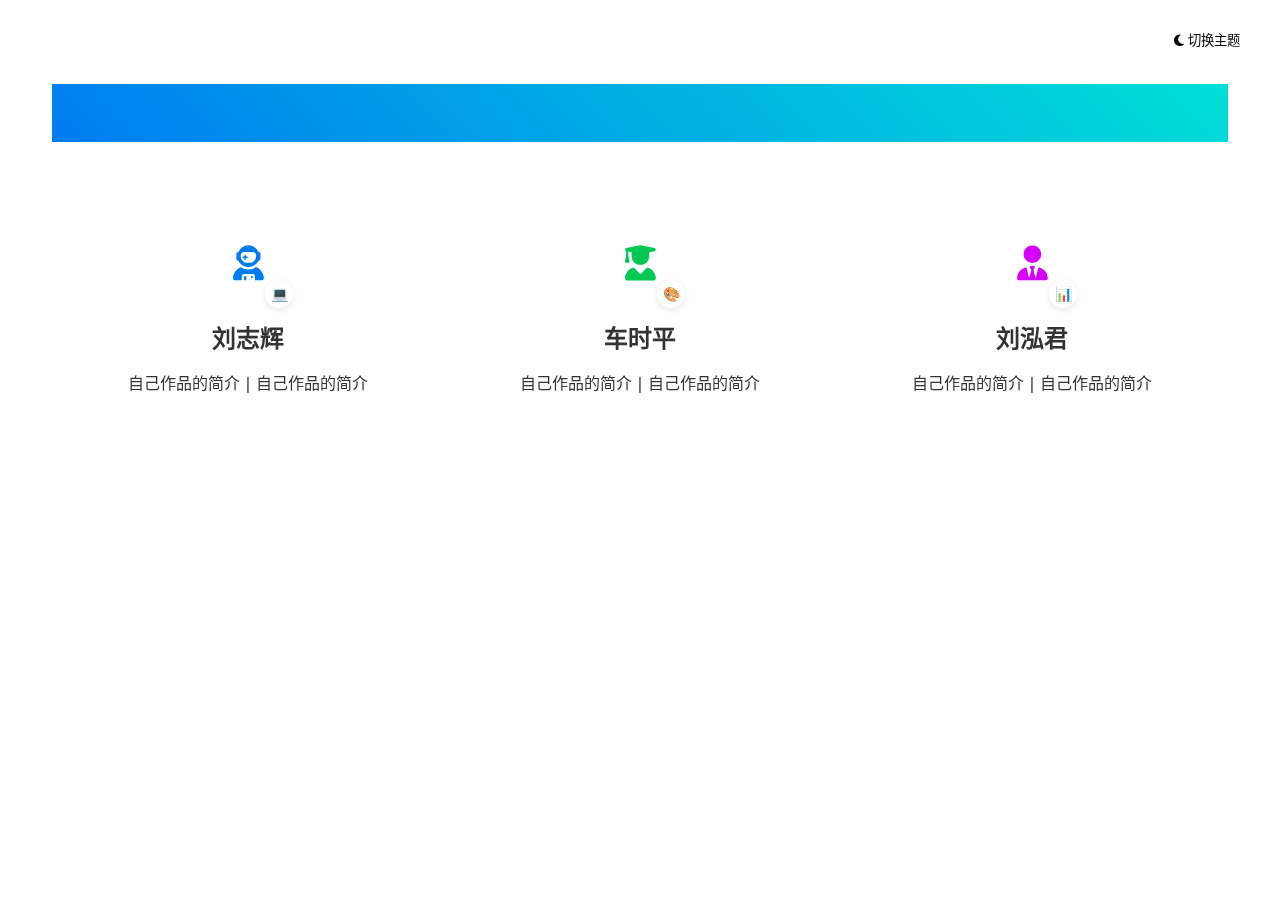
<file: index.html>
<!DOCTYPE html>
<html lang="zh-CN">
<head>
    <meta charset="UTF-8">
    <meta name="viewport" content="width=device-width, initial-scale=1.0">
    <title>答辩作品</title>
    <link rel="stylesheet" href="https://cdnjs.cloudflare.com/ajax/libs/font-awesome/6.4.0/css/all.min.css">
    <link rel="stylesheet" href="css/style.css">
</head>
<body>
    <div class="container">
        <h1 class="title">第六小组答辩作品展</h1>
        <div class="cards-grid" id="cardsContainer"></div>
    </div>

    <script src="js/app.js"></script>
</body>
</html>
</file>
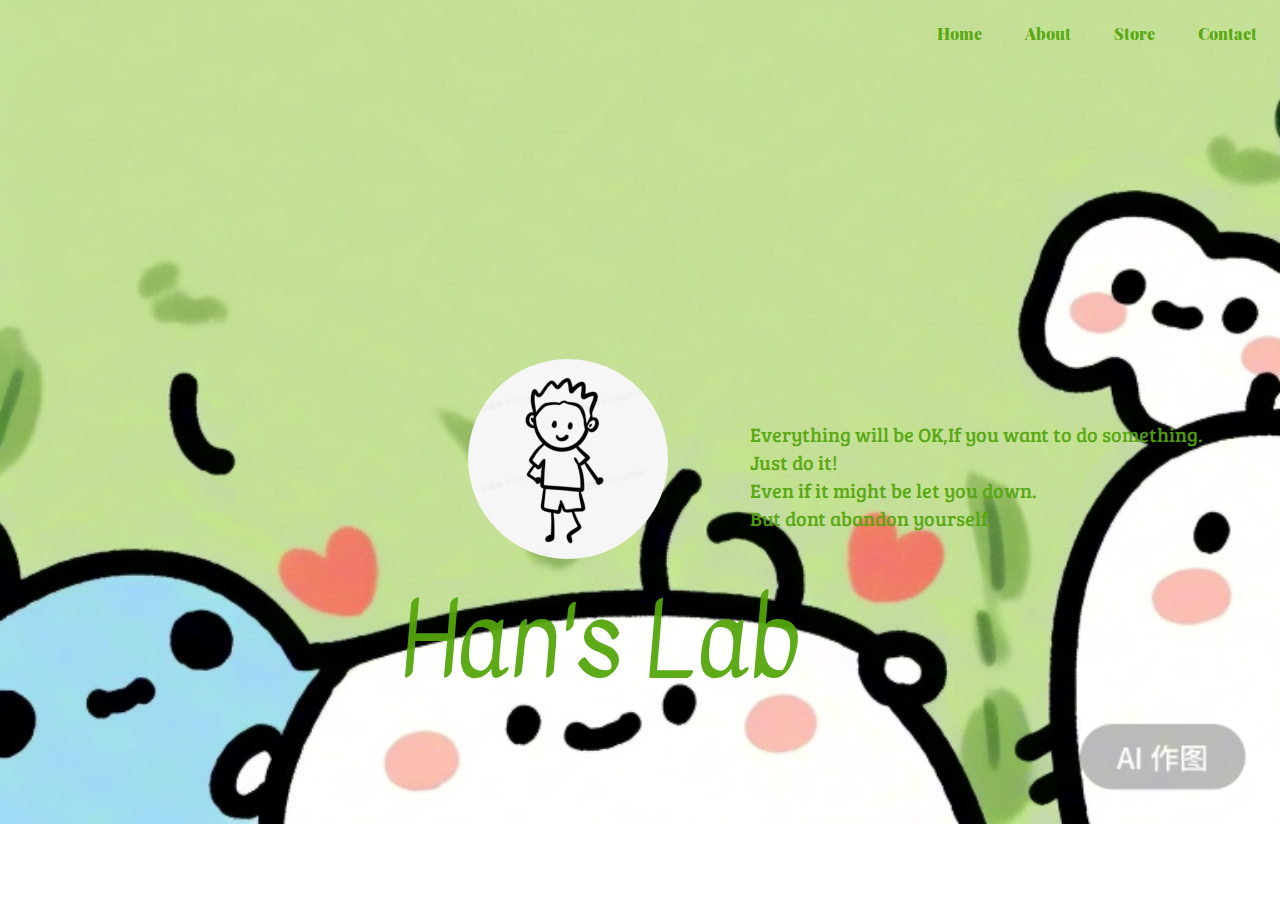
<file: html/02_lhj/index.html>
<!DOCTYPE html>
<html lang="en">
<head>
    <meta charset="UTF-8">
    <meta name="viewport" content="width=device-width, initial-scale=1.0">
    <title> 刘泓君的答辩</title>
    <link rel="stylesheet" href="/css/02_lhj.css">
</head>
<body>
        <header>
            <ul>
                <li><a href="#">Home</a></li>
            </ul>
            <ul>
                <li><a href="/html/03_lzh/index.html">About</a></li>
            </ul>
            <ul>
                <li><a href="#">Store</a></li>
            </ul>
            <ul>
                <li><a href="#">Contact</a></li>
            </ul>
            <!-- <ul>
                <li><a href="#">Login</a></li>
            </ul>
            <ul><li><a href="#">Register</a></li></ul> -->
            <!-- <ul><li><img src="./生成 Logo.png" width="30px" height="30px"></li></ul> -->
        </header>
    <!-- <div id="login">
        <ul><li><a><img src="#"></a></li></ul>
        <ul><li><a><img src="#"></a></li></ul>
        <ul><li><a><img src="#"></a></li></ul>
        <ul><li><a><img src="#"></a></li></ul> -->
        <!-- 四个登陆方式右上角 -->
    </div>       
        </header>
    <div id="container">
    <p>Everything will be OK,If you want to do something.<br>Just do it!<br>Even if it might be let you down.
        <br> But dont abandon yourself.</p>
            <h1>Han's Lab</h1>
        <div class="parent"><img src="/images/小人简笔画.jpg" alt="" class="absolute-img" width="300px"></div>
    </div>
</body>
</html>
</file>
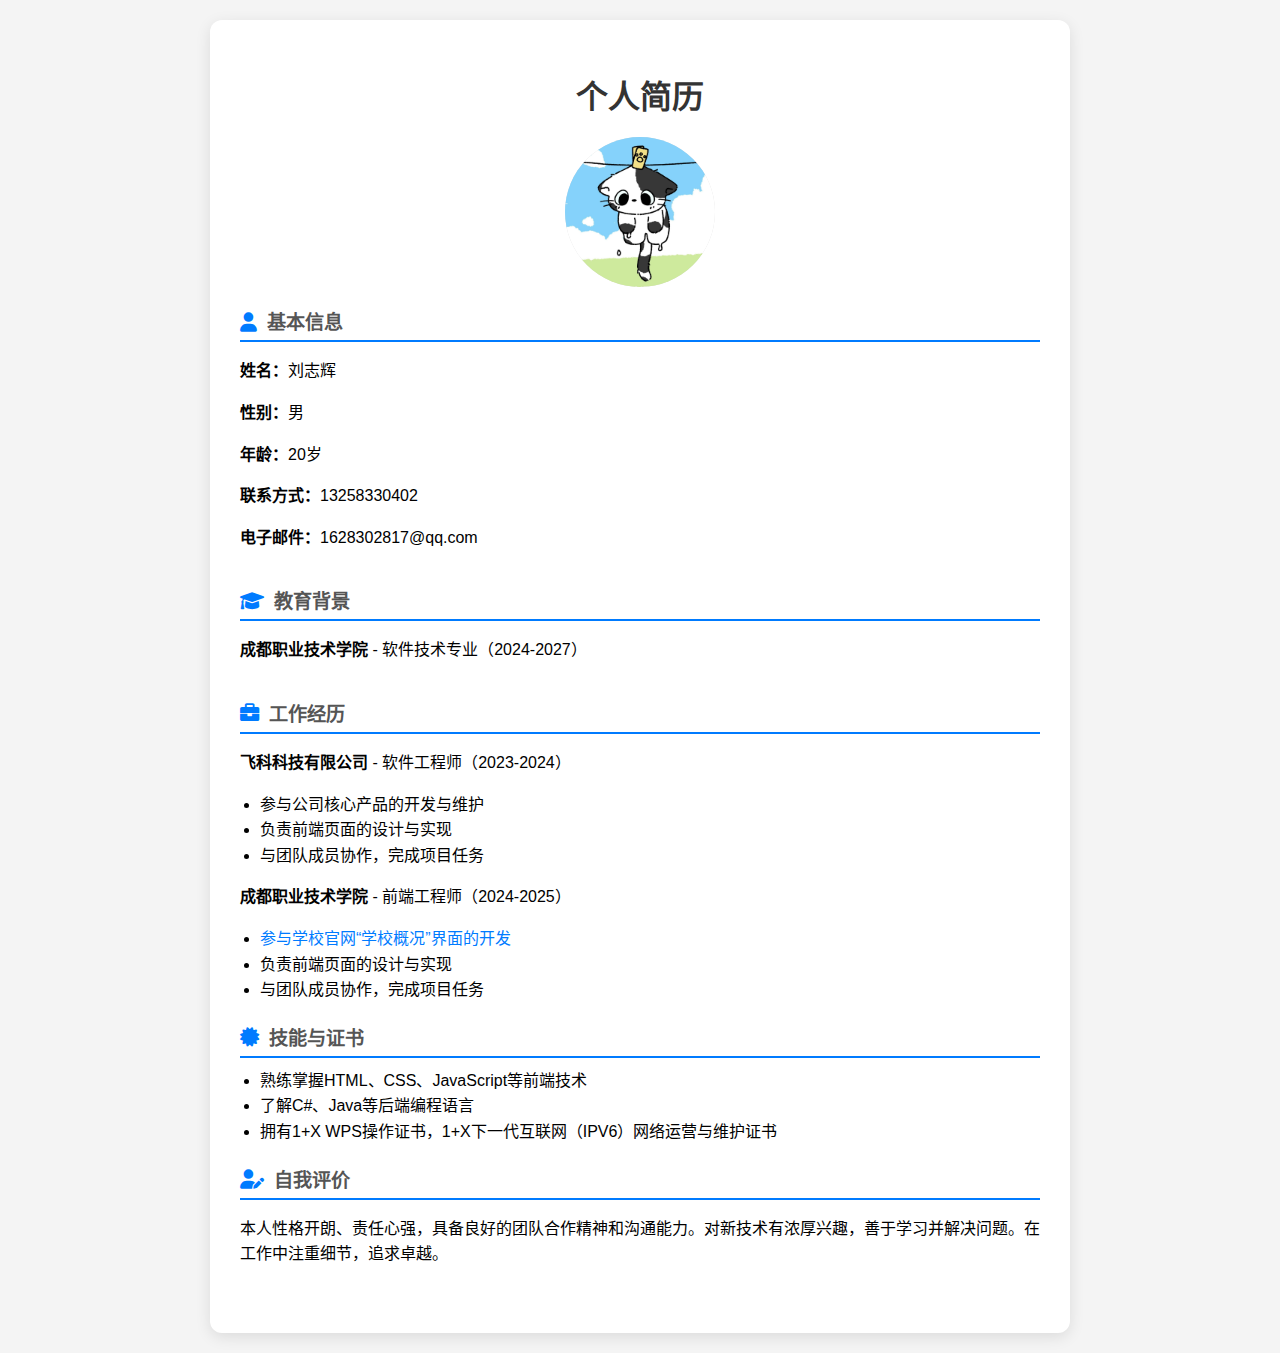
<file: html/03_lzh/index.html>
<!DOCTYPE html>
<html lang="zh-CN">
<head>
    <meta charset="UTF-8">
    <meta name="viewport" content="width=device-width, initial-scale=1.0">
    <title>个人简历</title>
    <!-- 引入 Font Awesome 图标库 -->
    <link rel="stylesheet" href="https://cdnjs.cloudflare.com/ajax/libs/font-awesome/6.0.0-beta3/css/all.min.css">
    <link rel="stylesheet" href="/css/03_lzh.css">
</head>
<body>
    <div class="resume-container">
        <h1>个人简历</h1>
        
        <div class="photo-container">
            <div class="photo-placeholder">
                <img src="/images/10033.png" alt="个人照片" class="profile-photo">
            </div>
        </div>
        
        <div class="section">
            <div class="section-title"><i class="fas fa-user"></i>基本信息</div>
            <div class="section-content">
                <p><strong>姓名：</strong>刘志辉</p>
                <p><strong>性别：</strong>男</p>
                <p><strong>年龄：</strong>20岁</p>
                <p><strong>联系方式：</strong>13258330402</p>
                <p><strong>电子邮件：</strong>1628302817@qq.com</p>
            </div>
        </div>
        
        <div class="section">
            <div class="section-title"><i class="fas fa-graduation-cap"></i>教育背景</div>
            <div class="section-content">
                <p><strong>成都职业技术学院</strong> - 软件技术专业（2024-2027）</p>
            </div>
        </div>
        
        <div class="section">
            <div class="section-title"><i class="fas fa-briefcase"></i>工作经历</div>
            <div class="section-content">
                <p><strong>飞科科技有限公司</strong> - 软件工程师（2023-2024）</p>
                <ul>
                    <li>参与公司核心产品的开发与维护</li>
                    <li>负责前端页面的设计与实现</li>
                    <li>与团队成员协作，完成项目任务</li>
                </ul>
            </div>
            <div class="section-content">
                <p><strong>成都职业技术学院</strong> - 前端工程师（2024-2025）</p>
                <ul>
                    <li><a href="../01_csp/index.html" target="_blank">参与学校官网“学校概况”界面的开发</a></li>
                    <li>负责前端页面的设计与实现</li>
                    <li>与团队成员协作，完成项目任务</li>
                </ul>
            </div>
        </div>
        
        <div class="section">
            <div class="section-title"><i class="fas fa-certificate"></i>技能与证书</div>
            <div class="section-content">
                <ul>
                    <li>熟练掌握HTML、CSS、JavaScript等前端技术</li>
                    <li>了解C#、Java等后端编程语言</li>
                    <li>拥有1+X WPS操作证书，1+X下一代互联网（IPV6）网络运营与维护证书</li>
                </ul>
            </div>
        </div>
        
        <div class="section">
            <div class="section-title"><i class="fas fa-user-edit"></i>自我评价</div>
            <div class="section-content">
                <p>本人性格开朗、责任心强，具备良好的团队合作精神和沟通能力。对新技术有浓厚兴趣，善于学习并解决问题。在工作中注重细节，追求卓越。</p>
            </div>
        </div>
    </div>
</body>
</html>
</file>
<file: css/style.css>
/* 基础样式重置 */
* {
    margin: 0;
    padding: 0;
    box-sizing: border-box;
    font-family: system-ui, -apple-system, sans-serif;
}

/* 颜色变量 */
:root {
    --primary: #007CF0;
    --secondary: #00DFD8;
    --text-light: #333;
    --text-dark: #fff;
    --bg-light: #fff;
    --bg-dark: #1a1a1a;
    --card-bg-light: rgba(255, 255, 255, 0.9);
    --card-bg-dark: rgba(255, 255, 255, 0.1);
}

/* 整体布局 */
body {
    background: var(--bg-light);
    color: var(--text-light);
    transition: all 0.3s ease;
    min-height: 100vh;
    padding: 20px;
}

body.dark {
    background: var(--bg-dark);
    color: var(--text-dark);
}

.container {
    max-width: 1600px;
    margin: 0 auto;
    padding: 2rem;
}

/* 标题样式 */
.title {
    text-align: center;
    font-size: 2.5rem;
    margin: 2rem 0;
    background: linear-gradient(45deg, var(--primary), var(--secondary));
    /* -webkit-background-clip: text; */
    -webkit-text-fill-color: transparent;
    animation: fadeIn 1s ease-out;
}

/* 卡片网格布局 */
.cards-grid {
    display: grid;
    gap: 2rem;
    grid-template-columns: repeat(auto-fit, minmax(300px, 1fr));
    padding: 1rem;
}

/* 卡片设计 */
.card {
    background: var(--card-bg-light);
    border-radius: 20px;
    padding: 2rem;
    backdrop-filter: blur(10px);
    border: 1px solid rgba(255, 255, 255, 0.1);
    transition: all 0.3s ease;
    cursor: pointer;
    text-decoration: none;
    color: inherit;
}

body.dark .card {
    background: var(--card-bg-dark);
}

.card:hover {
    transform: translateY(-5px);
    box-shadow: 0 10px 20px rgba(0, 0, 0, 0.1);
}

/* 卡片内容布局 */
.card-content {
    display: flex;
    flex-direction: column;
    align-items: center;
    gap: 1rem;
}

.card-link {
    text-decoration: none;
    color: inherit;
    transition: color 0.3s ease;
    display: flex;
    flex-direction: column;
    align-items: center;
    gap: 1rem;
}

.icon {
    width: 60px;
    height: 60px;
    display: flex;
    justify-content: center;
    align-items: center;
}

.icon i {
    font-size: 2.5rem;
    transition: transform 0.3s ease;
}

.card:hover .icon i {
    transform: scale(1.1);
}

/* 动画效果 */
@keyframes fadeIn {
    from { opacity: 0; transform: translateY(20px); }
    to { opacity: 1; transform: translateY(0); }
}

@keyframes pulse {
    0%, 100% { 
        transform: scale(1);
        opacity: 0.8;
    }
    50% { 
        transform: scale(1.15);
        opacity: 1;
    }
}

/* 主题切换按钮 */
.theme-toggle {
    position: fixed;
    top: 20px;
    right: 20px;
    padding: 10px 20px;
    border: none;
    border-radius: 25px;
    background: var(--card-bg-light);
    cursor: pointer;
    transition: all 0.3s ease;
    backdrop-filter: blur(5px);
}

body.dark .theme-toggle {
    background: var(--card-bg-dark);
    color: var(--text-dark);
}

/* 响应式设计 */
@media (max-width: 768px) {
    .container {
        padding: 1rem;
    }
    
    .title {
        font-size: 2rem;
    }
    
    .cards-grid {
        grid-template-columns: 1fr;
    }
    
    .icon i {
        font-size: 2rem;
    }
}

/* 新增图标容器样式 */
.icon-wrapper {
    position: relative;
    width: 80px;
    height: 80px;
}

.icon {
    width: 100%;
    height: 100%;
    display: flex;
    align-items: center;
    justify-content: center;
    background: rgba(255,255,255,0.1);
    border-radius: 50%;
    transition: all 0.3s ease;
}

.icon i {
    font-size: 2.2rem;
    color: var(--icon-color);
}

/* 角标样式 */
.icon-badge {
    position: absolute;
    right: -5px;
    bottom: -5px;
    width: 28px;
    height: 28px;
    background: white;
    border-radius: 50%;
    display: flex;
    align-items: center;
    justify-content: center;
    font-size: 14px;
    box-shadow: 0 2px 6px rgba(0,0,0,0.1);
    z-index: 2;
}

.dark .icon-badge {
    background: var(--bg-dark);
    border: 1px solid rgba(255,255,255,0.1);
}

/* 新增悬浮效果 */
.card:hover .icon {
    transform: rotate(15deg) scale(1.1);
    background: rgba(255,255,255,0.2);
}
</file>
<file: css/02_lhj.css>
@font-face {
    font-family: 'Playfair';
    src: url(/fonts/Playfair-display.ttf);
    font-weight: bold;
    font-style: normal;
}
@font-face {
    font-family: 'Bree Serif';
    src: url(/fonts/BreeSerif-Regular-2.ttf);
    font-weight:bold;
}
@font-face {
    font-family: 'Kavivanar';
    src: url(/fonts/Kavivanar-Regular-2.ttf);
    font-weight:bold;
}
header ul{
    list-style-type: none;
    margin: 0;
    padding: 0;
    overflow: hidden;
    list-style: none;
}
header li{
    float:right; 
}
header{
    width: 100%;
    font-family:'Playfair',Arial,sans-serif;
    display: flex; 
    gap:13px;
    justify-content: flex-end;
}
header a{
    padding:15px;
    display: block;
    text-align: center;
    text-decoration: none;
    color:rgba(84, 166, 12, 0.942);
}
header a:hover{
    color:black;
    background: rgba(255,255,255,0.1);
}
h1{
    font-family: 'Kavivanar';
    font-weight:bolder;
    color:rgba(84, 166, 12, 0.942);
    font-size:100px;
    position: absolute;
    left:400px;
    top:500px;
}
#container p{
    font-size: 20px;
    font-family: 'Bree Serif',Arial,sans-serif;
    color:rgba(84, 166, 12, 0.942);
    position: absolute;
    left:750px;
    top:400px;
}
body {
    background-image: url('/images/acf6c7c2be094b35b294d99a4f33a25c_2141007985.png');
    background-size: cover;
    background-position: center;
    background-repeat: no-repeat;
}
.parent {
    position: relative; /* 关键：建立定位上下文 */
    width: 500px;
    height: 300px;
  }
  
.absolute-img {
    border-radius: 50%;
    position: absolute; /* 绝对定位 */
    top: 300px;          /* 距父元素顶部20px */
    left: 460px;         /* 距父元素左侧30px */
    width: 200px;       /* 可选：控制图片尺寸 */
    z-index: 1;         /* 可选：控制层级 */
    transition: transform 0.3s; /* 悬停动画 */
  }
  .absolute-img:hover {
    transform: translateY(-10px); /* 悬停时上移 */
  }

#container {
    /* position: relative; */
    top: -50px; /* 调整为负值使内容上移 */
}
</file>
<file: css/03_lzh.css>
body {
    font-family: Arial, sans-serif;
    margin: 0;
    padding: 20px;
    background-color: #f4f4f4;
    display: flex;
    justify-content: center;
    align-items: center;
    min-height: 100vh; /* 修改为 min-height */
    box-sizing: border-box; /* 确保 padding 不影响布局 */
}
.resume-container {
    max-width: 800px;
    width: 100%;
    background-color: #fff;
    padding: 30px;
    box-shadow: 0 4px 15px rgba(0, 0, 0, 0.1);
    border-radius: 12px;
    display: flex;
    flex-direction: column;
    align-items: center;
}
h1 {
    text-align: center;
    color: #333;
    margin-bottom: 20px;
}
.photo-container {
    margin-bottom: 20px;
}
.photo-placeholder img {
    width: 150px;
    height: 150px;
    border-radius: 50%;
    object-fit: cover;
    background-color: #ddd;
    display: block;
    margin: 0 auto;
}
.section {
    width: 100%;
    margin-bottom: 20px;
}
.section-title {
    font-size: 1.2em;
    font-weight: bold;
    margin-bottom: 10px;
    color: #555;
    display: flex;
    align-items: center;
    border-bottom: 2px solid #007BFF;
    padding-bottom: 5px;
}
.section-title i {
    margin-right: 10px;
    color: #007BFF;
}
.section-content {
    line-height: 1.6;
}
ul {
    list-style-type: disc;
    padding-left: 20px;
    margin: 0;
}
/* 响应式设计 */
@media (max-width: 768px) {
    .resume-container {
        padding: 20px;
    }
    .section-title {
        font-size: 1em;
    }
}
a {
    color: #007BFF;
    text-decoration: none;
    transition: color 0.3s ease;
}

a:hover {
    color: #0056b3;
    text-decoration: underline;
}

img {
    max-width: 100%;
    height: auto;
    display: block;
}
</file>
